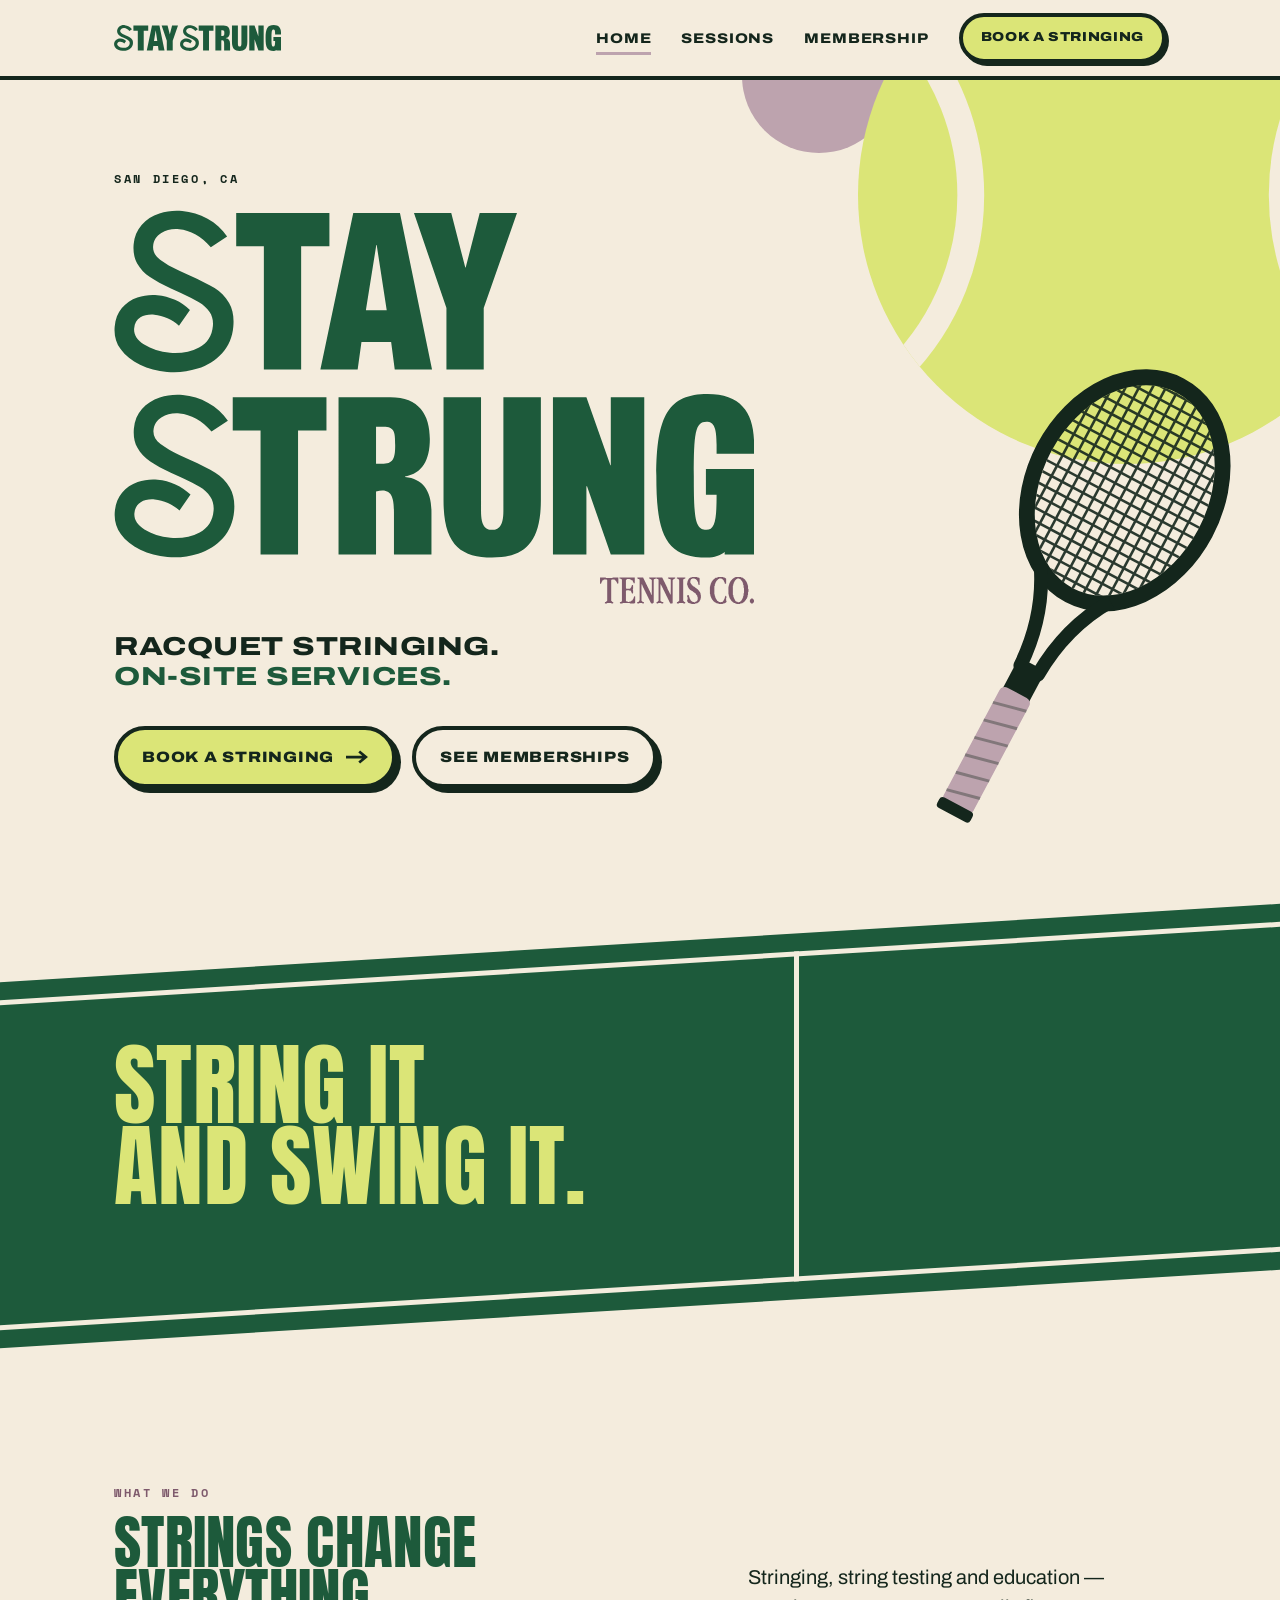
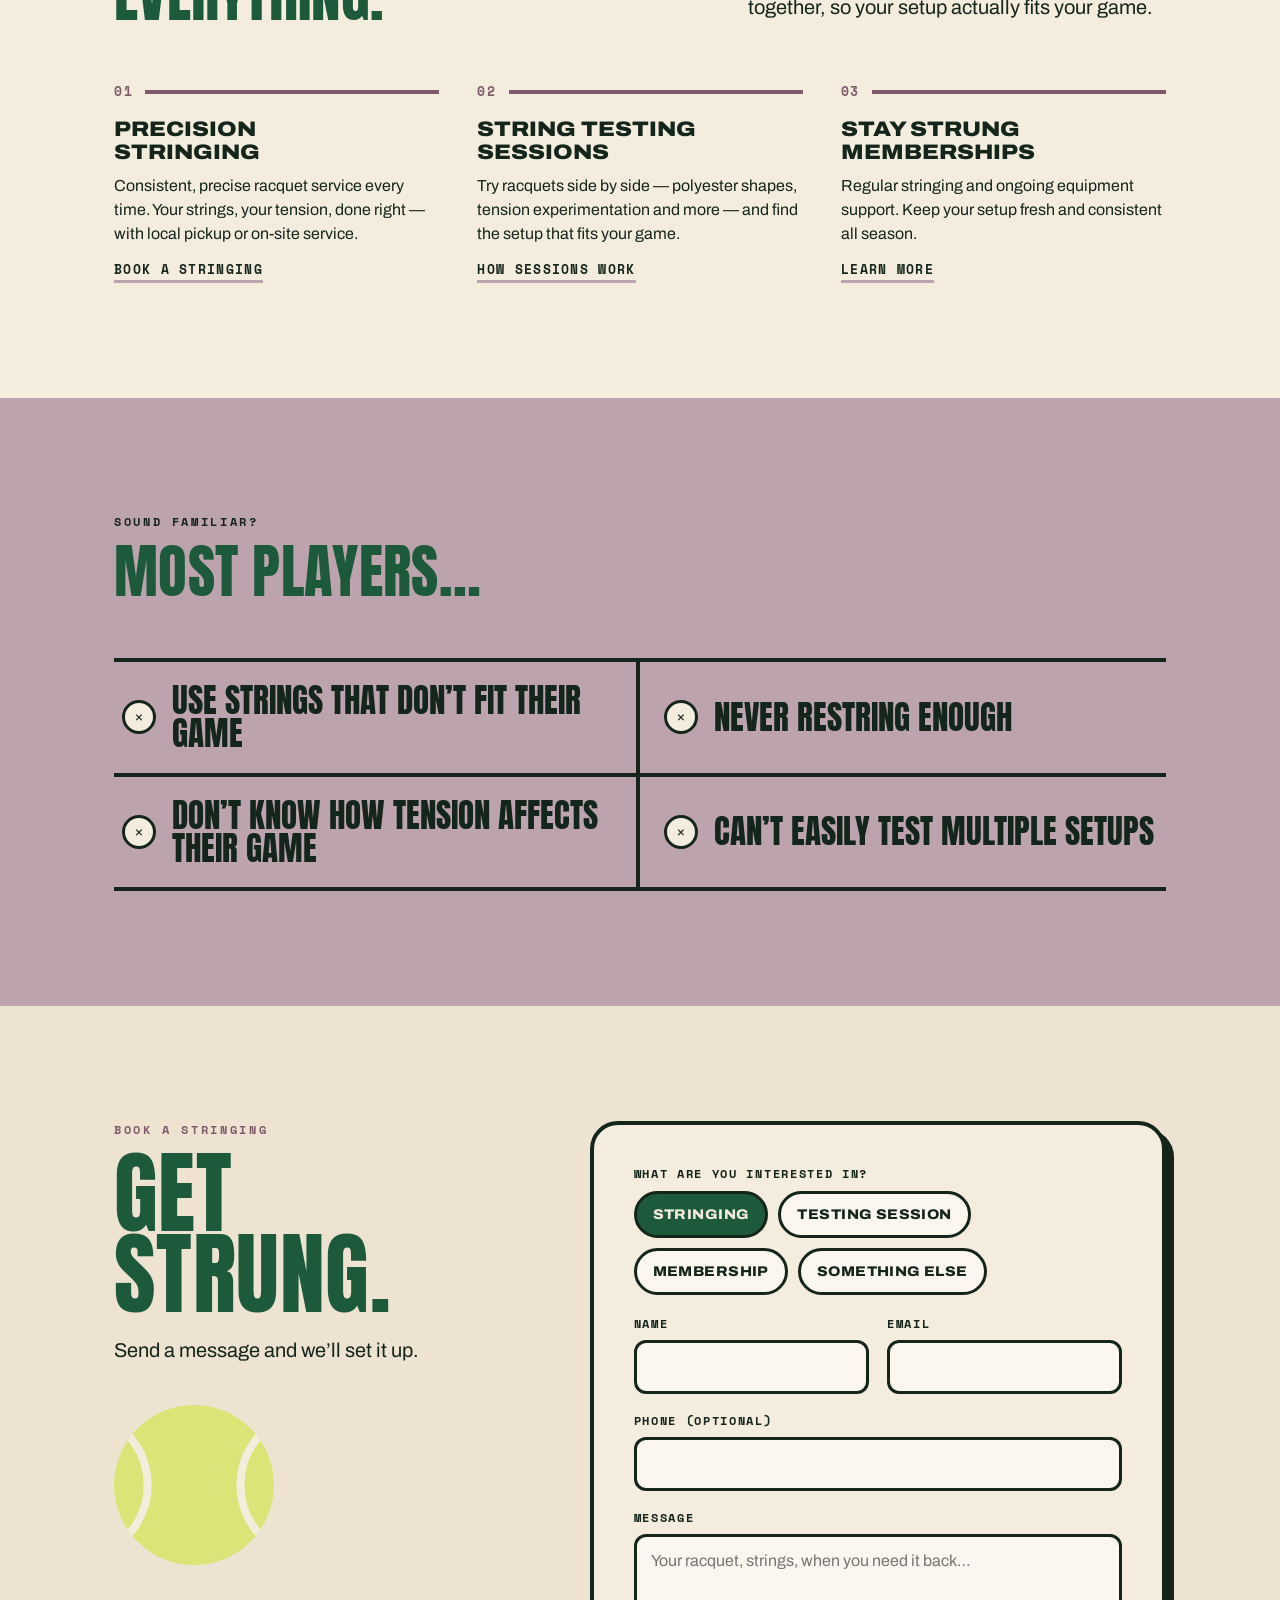
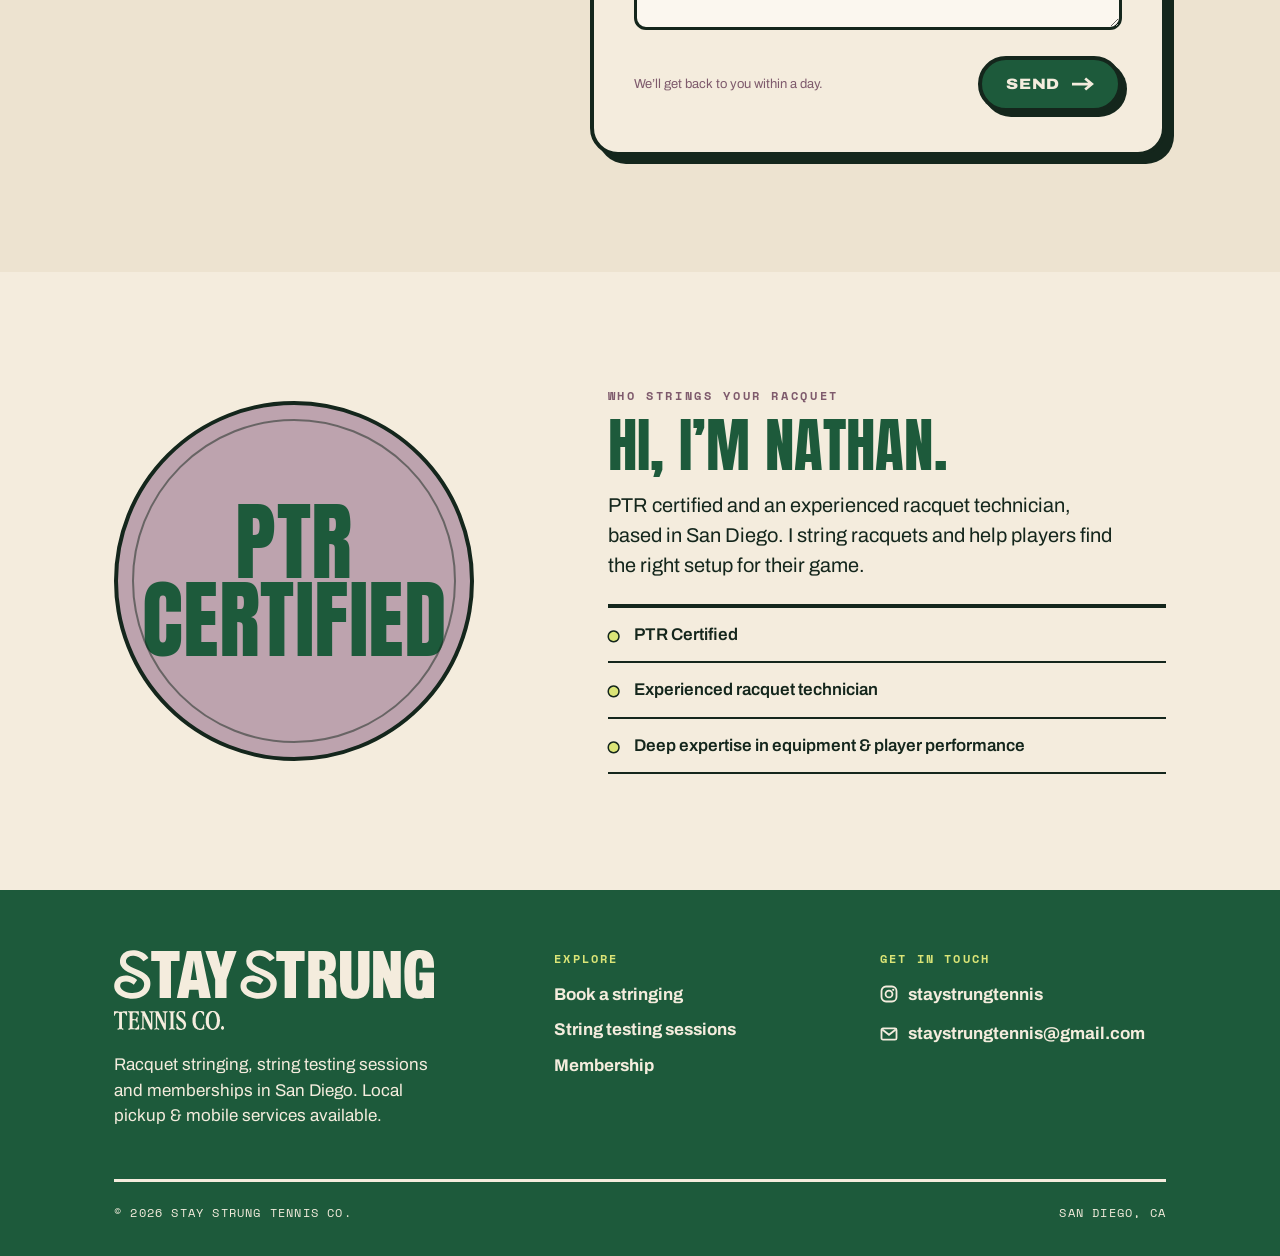
<file: docs/index.html>
<!doctype html>
<html lang="en">
<head>
<meta charset="utf-8">
<meta name="viewport" content="width=device-width, initial-scale=1">
<title>Stay Strung Tennis Co. — Racquet Stringing in San Diego</title>
<meta name="description" content="Precision racquet stringing and string testing sessions in San Diego. Local pickup & mobile services.">
<meta name="theme-color" content="#1D5A3B">
<meta property="og:title" content="Stay Strung Tennis Co. — Racquet Stringing in San Diego">
<meta property="og:description" content="Precision racquet stringing and string testing sessions in San Diego. Local pickup & mobile services.">
<link rel="icon" href="favicon.svg" type="image/svg+xml">
<link rel="preload" href="assets/fonts/anton-latin-400-normal.woff2" as="font" type="font/woff2" crossorigin>
<link rel="stylesheet" href="css/style.css">
</head>
<body>

<header class="nav">
  <div class="wrap">
    <a class="nav__logo" href="index.html" aria-label="Stay Strung home"><img src="assets/wordmark-green.svg" alt="Stay Strung"></a>
    <button class="nav__toggle" aria-label="Menu" aria-expanded="false"><span></span><span></span><span></span></button>
    <ul class="nav__links">
      <li><a href="index.html" aria-current="page">Home</a></li>
      <li><a href="sessions.html">Sessions</a></li>
      <li><a href="membership.html">Membership</a></li>
      <li><a class="btn" href="index.html#book">Book a stringing</a></li>
    </ul>
  </div>
</header>

<main>

<section class="hero">
  <div class="hero__half" aria-hidden="true"></div>
  <img class="hero__ball" src="assets/ball.svg" alt="" aria-hidden="true">
  <div class="wrap">
    <p class="eyebrow">San Diego, CA</p>
    <h1 class="hero__logo" style="margin-top:22px">
      <span class="sr-only">Stay Strung Tennis Co.</span>
      <img class="stay" src="assets/stay-green.svg" alt="">
      <img class="strung" src="assets/strung-green.svg" alt="">
      <img class="co" src="assets/tennisco-mauve.svg" alt="">
    </h1>
    <p class="hero__sub wide">Racquet stringing.<br><span class="c-green">On-site services.</span></p>
    <div class="hero__ctas">
      <a class="btn" href="#book">Book a stringing <svg viewBox="0 0 40 24" aria-hidden="true"><path d="M0 12H34M24 2L36 12L24 22" fill="none" stroke="currentColor" stroke-width="5"/></svg></a>
      <a class="btn btn--ghost" href="membership.html">See memberships</a>
    </div>
  </div>
  <img class="hero__racquet" src="assets/racquet.svg" alt="" aria-hidden="true">
</section>

<div class="band">
  <div class="band__center" aria-hidden="true"></div>
  <div class="band__inner">
    <div class="wrap">
      <h2 class="display h-lg">String it<br>and swing it.</h2>
    </div>
  </div>
</div>

<section class="section">
  <div class="wrap">
    <div class="section__head">
      <div>
        <p class="eyebrow">What we do</p>
        <h2 class="display h-md c-green">Strings change<br>everything.</h2>
      </div>
      <p class="lede">Stringing, string testing and education &mdash; together, so your setup actually fits your game.</p>
    </div>
    <div class="grid3">
      <article class="item">
        <div class="rule-num">01</div>
        <h3>Precision<br>Stringing</h3>
        <p>Consistent, precise racquet service every time. Your strings, your tension, done right &mdash; with local pickup or on-site service.</p>
        <a class="more" href="#book">Book a stringing</a>
      </article>
      <article class="item">
        <div class="rule-num">02</div>
        <h3>String Testing<br>Sessions</h3>
        <p>Try racquets side by side &mdash; polyester shapes, tension experimentation and more &mdash; and find the setup that fits your game.</p>
        <a class="more" href="sessions.html">How sessions work</a>
      </article>
      <article class="item">
        <div class="rule-num">03</div>
        <h3>Stay Strung<br>Memberships</h3>
        <p>Regular stringing and ongoing equipment support. Keep your setup fresh and consistent all season.</p>
        <a class="more" href="membership.html">Learn more</a>
      </article>
    </div>
  </div>
</section>

<section class="section section--mauve">
  <div class="wrap">
    <div class="section__head">
      <div>
        <p class="eyebrow">Sound familiar?</p>
        <h2 class="display h-md c-green">Most players&hellip;</h2>
      </div>
    </div>
    <ul class="checklist">
      <li><span class="x">&times;</span>Use strings that don&rsquo;t fit their game</li>
      <li><span class="x">&times;</span>Never restring enough</li>
      <li><span class="x">&times;</span>Don&rsquo;t know how tension affects their game</li>
      <li><span class="x">&times;</span>Can&rsquo;t easily test multiple setups</li>
    </ul>
  </div>
</section>

<section class="section section--cream2" id="book">
  <div class="wrap book">
    <div class="book__intro">
      <p class="eyebrow c-mauve">Book a stringing</p>
      <h2 class="display h-lg c-green" style="margin-top:14px">Get<br>strung.</h2>
      <p class="lede">Send a message and we&rsquo;ll set it up.</p>
      <img class="book__ball" src="assets/ball.svg" alt="" aria-hidden="true">
    </div>

    <form class="form" id="booking-form" novalidate>
      <fieldset>
        <legend class="legend">What are you interested in?</legend>
        <div class="chips">
          <label class="chip"><input type="radio" name="service" value="stringing" checked><span>Stringing</span></label>
          <label class="chip"><input type="radio" name="service" value="session"><span>Testing session</span></label>
          <label class="chip"><input type="radio" name="service" value="membership"><span>Membership</span></label>
          <label class="chip"><input type="radio" name="service" value="other"><span>Something else</span></label>
        </div>
        <div class="row">
          <div class="field"><label for="f-name">Name</label><input id="f-name" name="name" autocomplete="name" required></div>
          <div class="field"><label for="f-email">Email</label><input id="f-email" name="email" type="email" autocomplete="email" required></div>
        </div>
        <div class="field"><label for="f-phone">Phone (optional)</label><input id="f-phone" name="phone" type="tel" autocomplete="tel"></div>
        <div class="field"><label for="f-notes">Message</label><textarea id="f-notes" name="notes" placeholder="Your racquet, strings, when you need it back&hellip;"></textarea></div>
        <input type="hidden" name="source" value="website">
        <input type="text" name="_gotcha" style="display:none" tabindex="-1" autocomplete="off">
      </fieldset>
      <div class="form__foot">
        <p class="form__note">We&rsquo;ll get back to you within a day.</p>
        <button class="btn btn--green" type="submit">Send <svg viewBox="0 0 40 24" aria-hidden="true"><path d="M0 12H34M24 2L36 12L24 22" fill="none" stroke="currentColor" stroke-width="5"/></svg></button>
      </div>
      <div class="form__done" role="status">
        <h3>Got it.<br>Talk soon.</h3>
        <p>We&rsquo;ll be in touch shortly. Questions? <a href="mailto:staystrungtennis@gmail.com">staystrungtennis@gmail.com</a></p>
      </div>
    </form>
  </div>
</section>

<section class="section">
  <div class="wrap about">
    <div class="badge">
      <div class="badge__txt">
        <div class="display">PTR<br>Certified</div>
      </div>
    </div>
    <div>
      <p class="eyebrow c-mauve">Who strings your racquet</p>
      <h2 class="display h-md c-green" style="margin-top:14px">Hi, I&rsquo;m Nathan.</h2>
      <p class="lede" style="margin-top:18px;max-width:46ch">PTR certified and an experienced racquet technician, based in San Diego. I string racquets and help players find the right setup for their game.</p>
      <ul class="creds">
        <li>PTR Certified</li>
        <li>Experienced racquet technician</li>
        <li>Deep expertise in equipment &amp; player performance</li>
      </ul>
    </div>
  </div>
</section>

</main>

<footer class="foot">
  <div class="wrap">
    <div class="foot__top">
      <div class="foot__logo">
        <img src="assets/wordmark-cream.svg" alt="Stay Strung">
        <img class="co" src="assets/tennisco-cream.svg" alt="Tennis Co.">
        <p style="margin-top:22px;max-width:34ch">Racquet stringing, string testing sessions and memberships in San Diego. Local pickup &amp; mobile services available.</p>
      </div>
      <div>
        <h4>Explore</h4>
        <ul>
          <li><a href="index.html#book">Book a stringing</a></li>
          <li><a href="sessions.html">String testing sessions</a></li>
          <li><a href="membership.html">Membership</a></li>
        </ul>
      </div>
      <div>
        <h4>Get in touch</h4>
        <ul>
          <li><a class="ico" href="https://instagram.com/staystrungtennis" target="_blank" rel="noopener"><svg viewBox="0 0 24 24" aria-hidden="true"><rect x="2" y="2" width="20" height="20" rx="6" fill="none" stroke="currentColor" stroke-width="2.4"/><circle cx="12" cy="12" r="4.6" fill="none" stroke="currentColor" stroke-width="2.4"/><circle cx="17.6" cy="6.4" r="1.5" fill="currentColor"/></svg> staystrungtennis</a></li>
          <li><a class="ico" href="mailto:staystrungtennis@gmail.com"><svg viewBox="0 0 24 24" aria-hidden="true"><rect x="2" y="4.5" width="20" height="15" rx="2" fill="none" stroke="currentColor" stroke-width="2.4"/><path d="M3 6l9 7 9-7" fill="none" stroke="currentColor" stroke-width="2.4"/></svg> staystrungtennis@gmail.com</a></li>
        </ul>
      </div>
    </div>
    <div class="foot__base"><span>&copy; <span id="yr">2026</span> Stay Strung Tennis Co.</span><span>San Diego, CA</span></div>
  </div>
</footer>

<script>document.getElementById('yr').textContent = new Date().getFullYear();</script>
<script src="js/main.js"></script>
</body>
</html>
</file>
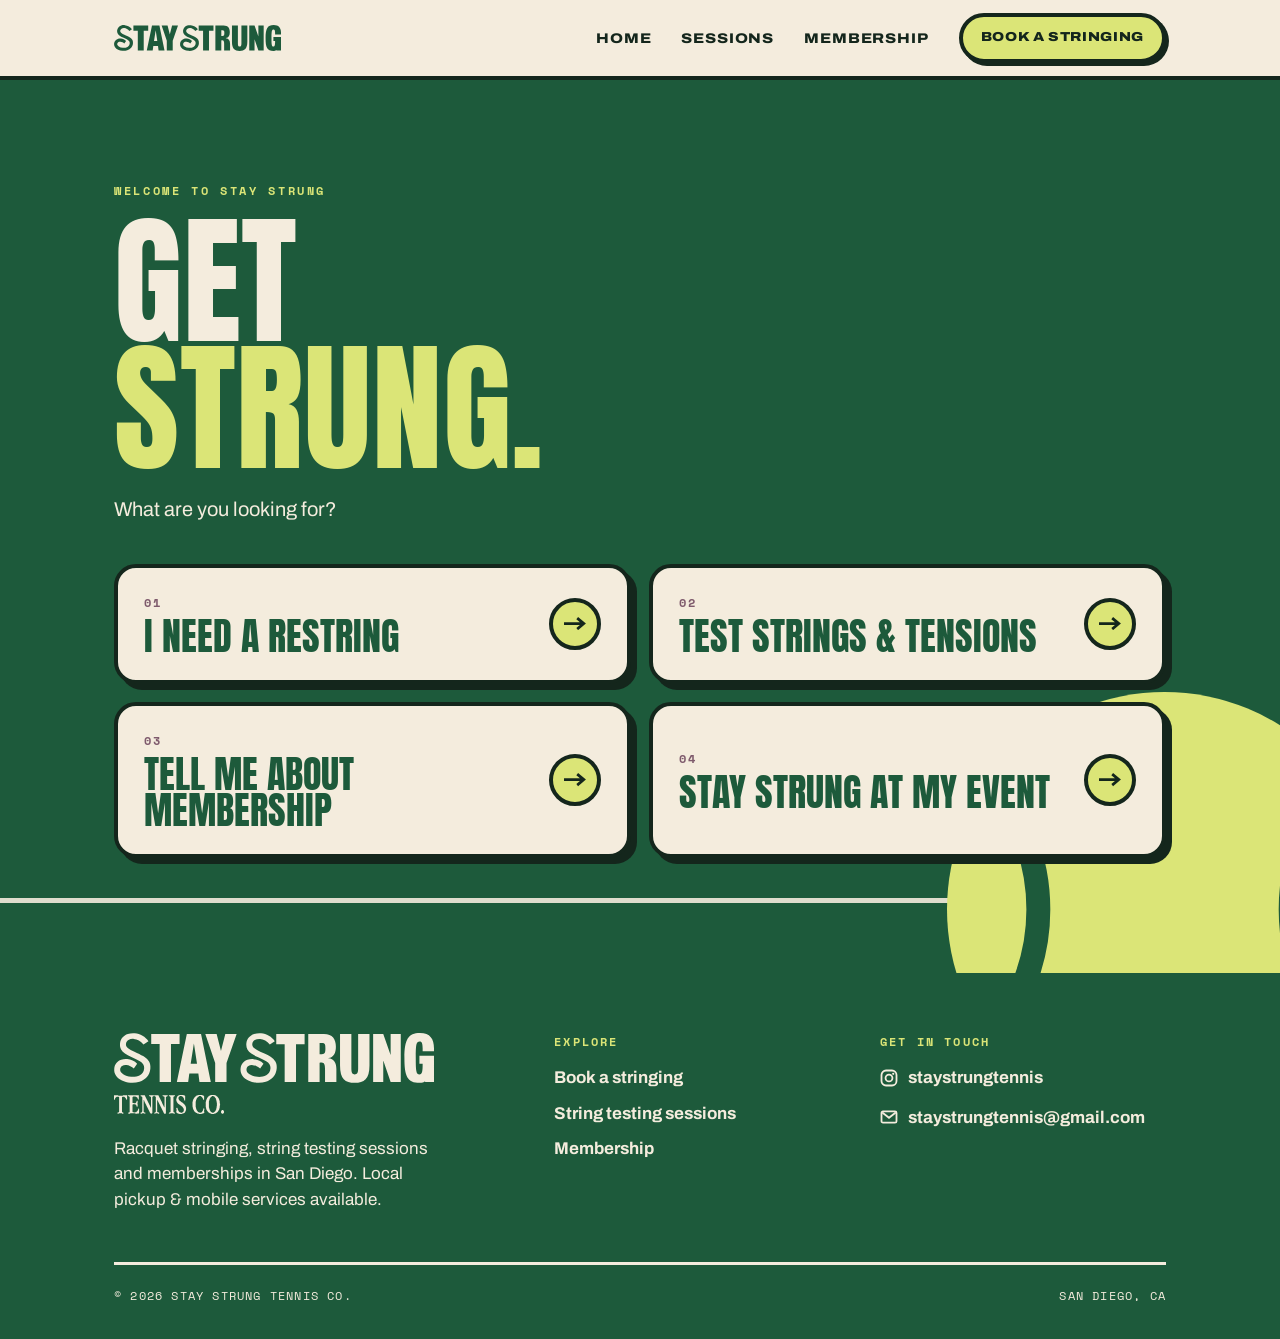
<file: docs/get-strung/index.html>
<!doctype html>
<html lang="en">
<head>
<meta charset="utf-8">
<meta name="viewport" content="width=device-width, initial-scale=1">
<title>Get Strung — Stay Strung Tennis Co.</title>
<meta name="description" content="Restrings, string testing sessions and memberships from Stay Strung in San Diego.">
<meta name="theme-color" content="#1D5A3B">
<meta property="og:title" content="Get Strung — Stay Strung Tennis Co.">
<meta property="og:description" content="Restrings, string testing sessions and memberships from Stay Strung in San Diego.">
<link rel="icon" href="../favicon.svg" type="image/svg+xml">
<link rel="preload" href="../assets/fonts/anton-latin-400-normal.woff2" as="font" type="font/woff2" crossorigin>
<link rel="stylesheet" href="../css/style.css">
</head>
<body>

<header class="nav">
  <div class="wrap">
    <a class="nav__logo" href="../index.html" aria-label="Stay Strung home"><img src="../assets/wordmark-green.svg" alt="Stay Strung"></a>
    <button class="nav__toggle" aria-label="Menu" aria-expanded="false"><span></span><span></span><span></span></button>
    <ul class="nav__links">
      <li><a href="../index.html">Home</a></li>
      <li><a href="../sessions.html">Sessions</a></li>
      <li><a href="../membership.html">Membership</a></li>
      <li><a class="btn" href="../index.html#book">Book a stringing</a></li>
    </ul>
  </div>
</header>

<main>

<section class="phero" style="min-height:calc(100vh - 80px)">
  <div class="phero__line" style="left:0;right:0;bottom:70px;height:5px" aria-hidden="true"></div>
  <img class="phero__ball" src="../assets/ball-on-green.svg" alt="" aria-hidden="true">
  <div class="wrap">
    <p class="eyebrow">Welcome to Stay Strung</p>
    <h1 class="display h-xl">Get<br><span class="c-lime">strung.</span></h1>
    <p class="lede">What are you looking for?</p>
    <div class="choose">
      <a href="../index.html?service=stringing#book"><div><div class="k">01</div><div class="t">I need a restring</div></div><span class="arr"><svg viewBox="0 0 40 24" aria-hidden="true"><path d="M0 12H34M24 2L36 12L24 22" fill="none" stroke="currentColor" stroke-width="5"/></svg></span></a>
      <a href="../sessions.html"><div><div class="k">02</div><div class="t">Test strings &amp; tensions</div></div><span class="arr"><svg viewBox="0 0 40 24" aria-hidden="true"><path d="M0 12H34M24 2L36 12L24 22" fill="none" stroke="currentColor" stroke-width="5"/></svg></span></a>
      <a href="../membership.html"><div><div class="k">03</div><div class="t">Tell me about membership</div></div><span class="arr"><svg viewBox="0 0 40 24" aria-hidden="true"><path d="M0 12H34M24 2L36 12L24 22" fill="none" stroke="currentColor" stroke-width="5"/></svg></span></a>
      <a href="../index.html?service=other#book"><div><div class="k">04</div><div class="t">Stay Strung at my event</div></div><span class="arr"><svg viewBox="0 0 40 24" aria-hidden="true"><path d="M0 12H34M24 2L36 12L24 22" fill="none" stroke="currentColor" stroke-width="5"/></svg></span></a>
    </div>
  </div>
</section>

</main>

<footer class="foot">
  <div class="wrap">
    <div class="foot__top">
      <div class="foot__logo">
        <img src="../assets/wordmark-cream.svg" alt="Stay Strung">
        <img class="co" src="../assets/tennisco-cream.svg" alt="Tennis Co.">
        <p style="margin-top:22px;max-width:34ch">Racquet stringing, string testing sessions and memberships in San Diego. Local pickup &amp; mobile services available.</p>
      </div>
      <div>
        <h4>Explore</h4>
        <ul>
          <li><a href="../index.html#book">Book a stringing</a></li>
          <li><a href="../sessions.html">String testing sessions</a></li>
          <li><a href="../membership.html">Membership</a></li>
        </ul>
      </div>
      <div>
        <h4>Get in touch</h4>
        <ul>
          <li><a class="ico" href="https://instagram.com/staystrungtennis" target="_blank" rel="noopener"><svg viewBox="0 0 24 24" aria-hidden="true"><rect x="2" y="2" width="20" height="20" rx="6" fill="none" stroke="currentColor" stroke-width="2.4"/><circle cx="12" cy="12" r="4.6" fill="none" stroke="currentColor" stroke-width="2.4"/><circle cx="17.6" cy="6.4" r="1.5" fill="currentColor"/></svg> staystrungtennis</a></li>
          <li><a class="ico" href="mailto:staystrungtennis@gmail.com"><svg viewBox="0 0 24 24" aria-hidden="true"><rect x="2" y="4.5" width="20" height="15" rx="2" fill="none" stroke="currentColor" stroke-width="2.4"/><path d="M3 6l9 7 9-7" fill="none" stroke="currentColor" stroke-width="2.4"/></svg> staystrungtennis@gmail.com</a></li>
        </ul>
      </div>
    </div>
    <div class="foot__base"><span>&copy; <span id="yr">2026</span> Stay Strung Tennis Co.</span><span>San Diego, CA</span></div>
  </div>
</footer>

<script>document.getElementById('yr').textContent = new Date().getFullYear();</script>
<script src="../js/main.js"></script>
</body>
</html>
</file>
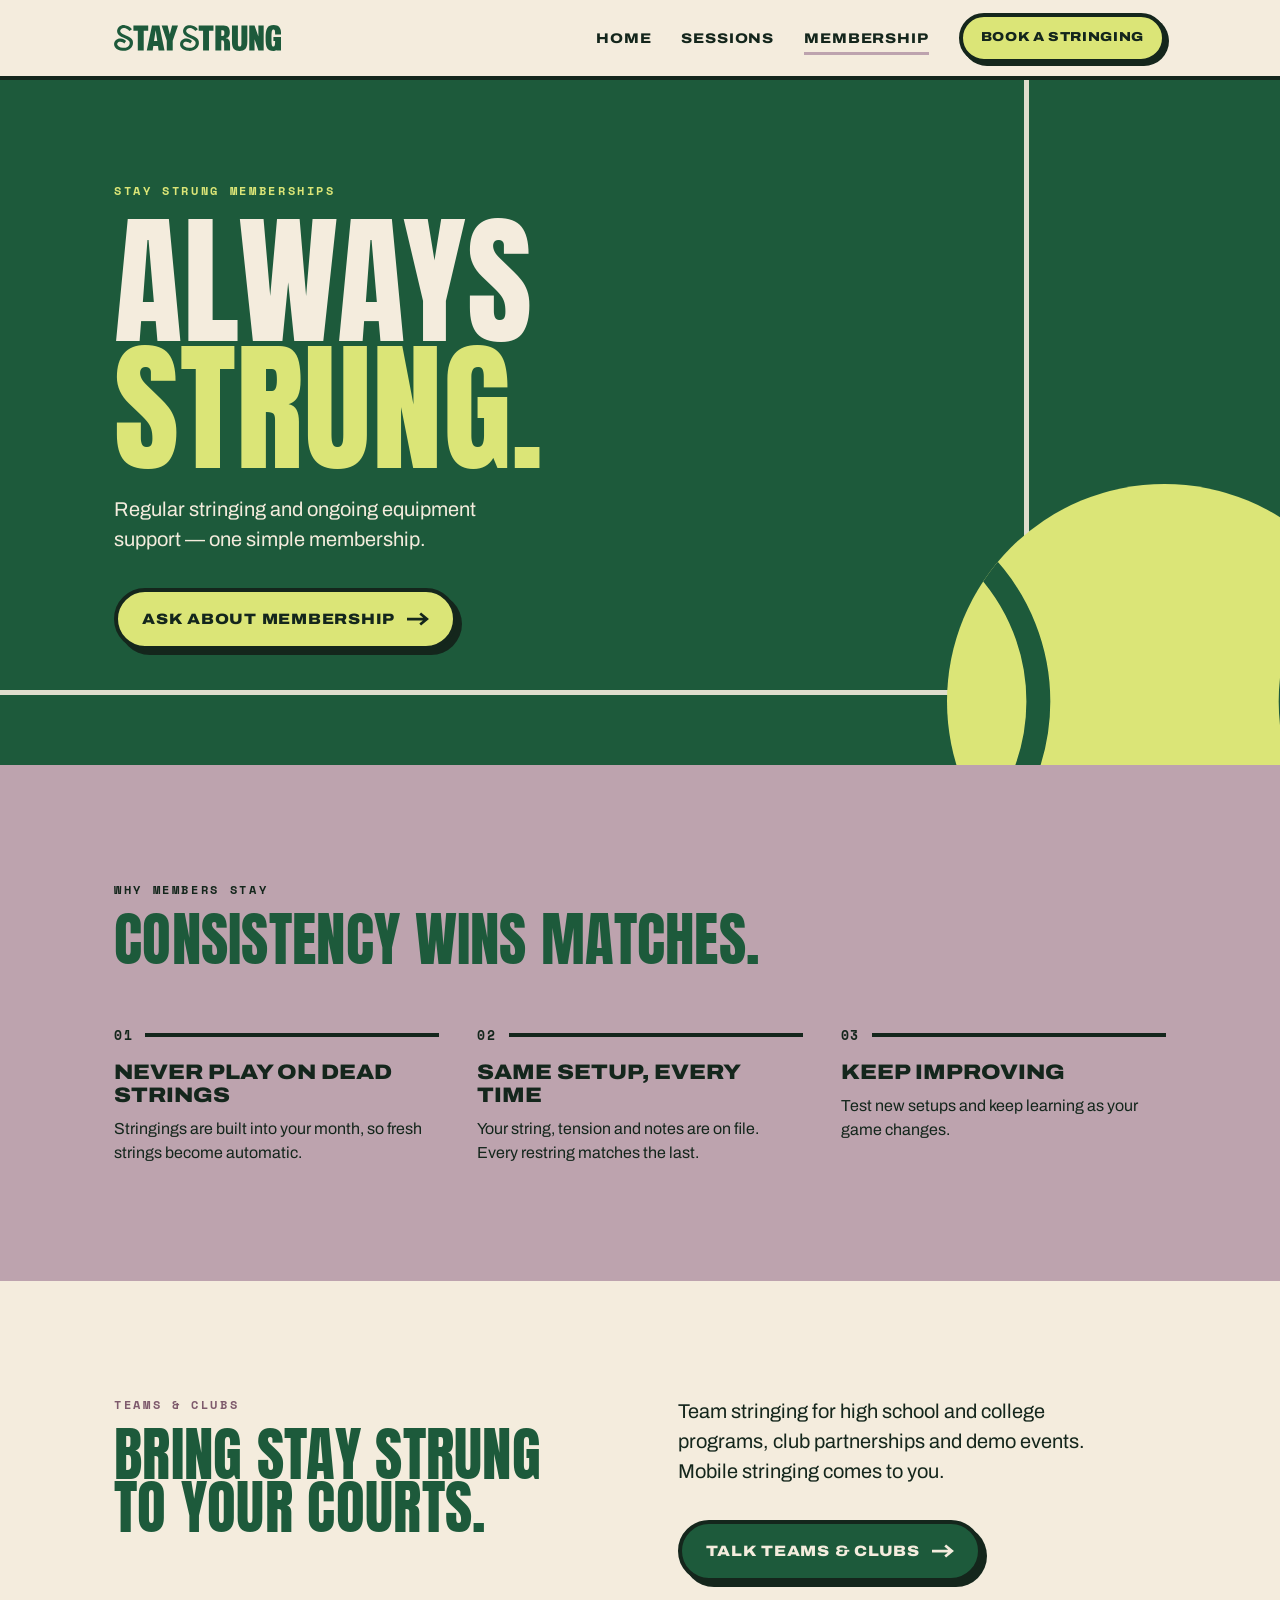
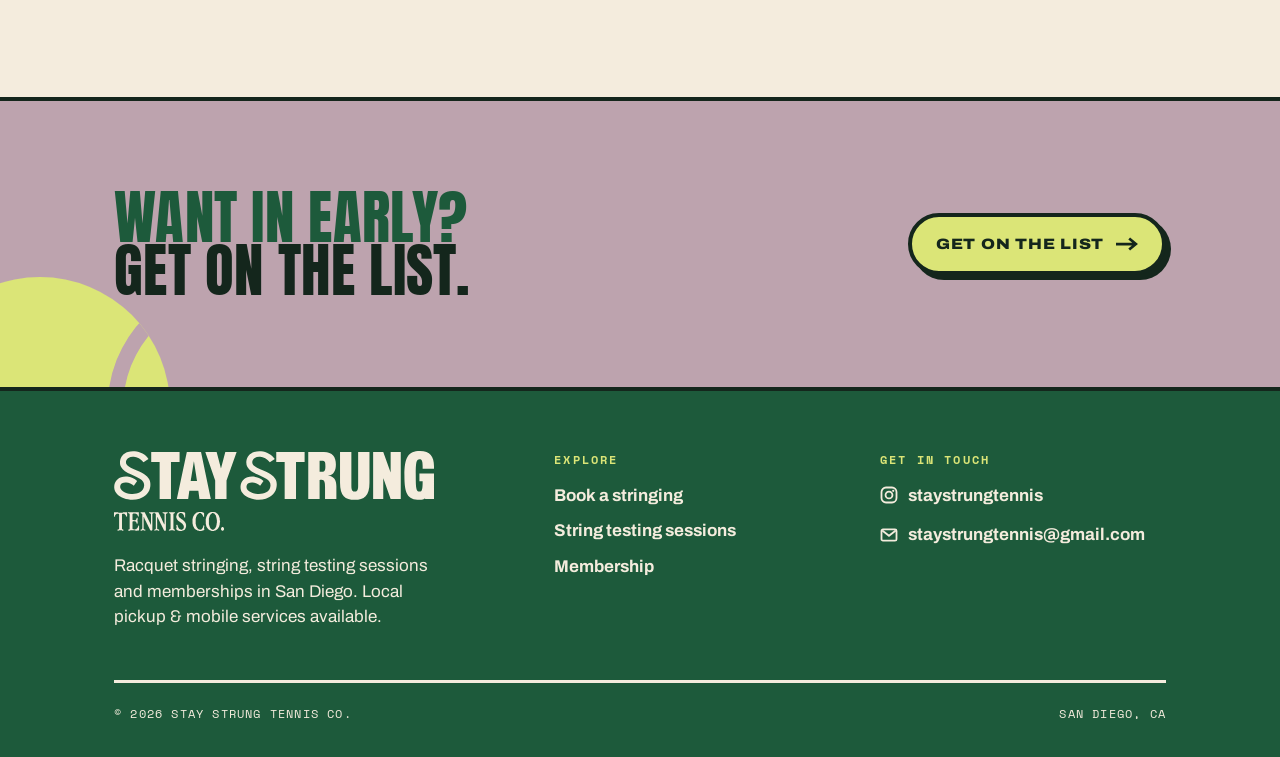
<file: docs/membership.html>
<!doctype html>
<html lang="en">
<head>
<meta charset="utf-8">
<meta name="viewport" content="width=device-width, initial-scale=1">
<title>Membership — Stay Strung Tennis Co.</title>
<meta name="description" content="Stay Strung memberships: regular stringing and ongoing equipment support in San Diego.">
<meta name="theme-color" content="#1D5A3B">
<meta property="og:title" content="Membership — Stay Strung Tennis Co.">
<meta property="og:description" content="Stay Strung memberships: regular stringing and ongoing equipment support in San Diego.">
<link rel="icon" href="favicon.svg" type="image/svg+xml">
<link rel="preload" href="assets/fonts/anton-latin-400-normal.woff2" as="font" type="font/woff2" crossorigin>
<link rel="stylesheet" href="css/style.css">
</head>
<body>

<header class="nav">
  <div class="wrap">
    <a class="nav__logo" href="index.html" aria-label="Stay Strung home"><img src="assets/wordmark-green.svg" alt="Stay Strung"></a>
    <button class="nav__toggle" aria-label="Menu" aria-expanded="false"><span></span><span></span><span></span></button>
    <ul class="nav__links">
      <li><a href="index.html">Home</a></li>
      <li><a href="sessions.html">Sessions</a></li>
      <li><a href="membership.html" aria-current="page">Membership</a></li>
      <li><a class="btn" href="index.html#book">Book a stringing</a></li>
    </ul>
  </div>
</header>

<main>

<section class="phero">
  <div class="phero__line" style="left:0;right:0;bottom:70px;height:5px" aria-hidden="true"></div>
  <div class="phero__line" style="left:80%;top:0;bottom:70px;width:5px" aria-hidden="true"></div>
  <img class="phero__ball" src="assets/ball-on-green.svg" alt="" aria-hidden="true">
  <div class="wrap">
    <p class="eyebrow">Stay Strung memberships</p>
    <h1 class="display h-xl">Always<br><span class="c-lime">strung.</span></h1>
    <p class="lede">Regular stringing and ongoing equipment support &mdash; one simple membership.</p>
    <div class="hero__ctas"><a class="btn" href="index.html?service=membership#book">Ask about membership <svg viewBox="0 0 40 24" aria-hidden="true"><path d="M0 12H34M24 2L36 12L24 22" fill="none" stroke="currentColor" stroke-width="5"/></svg></a></div>
  </div>
</section>

<section class="section section--mauve">
  <div class="wrap">
    <div class="section__head">
      <div>
        <p class="eyebrow">Why members stay</p>
        <h2 class="display h-md c-green">Consistency wins matches.</h2>
      </div>
    </div>
    <div class="grid3">
      <article class="item"><div class="rule-num" style="color:var(--ink)">01</div><h3>Never play on dead strings</h3><p>Stringings are built into your month, so fresh strings become automatic.</p></article>
      <article class="item"><div class="rule-num" style="color:var(--ink)">02</div><h3>Same setup, every time</h3><p>Your string, tension and notes are on file. Every restring matches the last.</p></article>
      <article class="item"><div class="rule-num" style="color:var(--ink)">03</div><h3>Keep improving</h3><p>Test new setups and keep learning as your game changes.</p></article>
    </div>
  </div>
</section>

<section class="section">
  <div class="wrap split">
    <div>
      <p class="eyebrow c-mauve">Teams &amp; clubs</p>
      <h2 class="display h-md c-green" style="margin-top:14px">Bring Stay Strung<br>to your courts.</h2>
    </div>
    <div>
      <p class="lede">Team stringing for high school and college programs, club partnerships and demo events. Mobile stringing comes to you.</p>
      <div class="hero__ctas"><a class="btn btn--green" href="index.html?service=other#book">Talk teams &amp; clubs <svg viewBox="0 0 40 24" aria-hidden="true"><path d="M0 12H34M24 2L36 12L24 22" fill="none" stroke="currentColor" stroke-width="5"/></svg></a></div>
    </div>
  </div>
</section>

<section class="cta">
  <img class="cta__ball" src="assets/ball-on-mauve.svg" alt="" aria-hidden="true">
  <div class="wrap">
    <h2 class="display h-md">Want in early?<br><span style="color:var(--ink)">Get on the list.</span></h2>
    <div class="hero__ctas" style="margin:0">
      <a class="btn" href="index.html?service=membership#book">Get on the list <svg viewBox="0 0 40 24" aria-hidden="true"><path d="M0 12H34M24 2L36 12L24 22" fill="none" stroke="currentColor" stroke-width="5"/></svg></a>
    </div>
  </div>
</section>

</main>

<footer class="foot">
  <div class="wrap">
    <div class="foot__top">
      <div class="foot__logo">
        <img src="assets/wordmark-cream.svg" alt="Stay Strung">
        <img class="co" src="assets/tennisco-cream.svg" alt="Tennis Co.">
        <p style="margin-top:22px;max-width:34ch">Racquet stringing, string testing sessions and memberships in San Diego. Local pickup &amp; mobile services available.</p>
      </div>
      <div>
        <h4>Explore</h4>
        <ul>
          <li><a href="index.html#book">Book a stringing</a></li>
          <li><a href="sessions.html">String testing sessions</a></li>
          <li><a href="membership.html">Membership</a></li>
        </ul>
      </div>
      <div>
        <h4>Get in touch</h4>
        <ul>
          <li><a class="ico" href="https://instagram.com/staystrungtennis" target="_blank" rel="noopener"><svg viewBox="0 0 24 24" aria-hidden="true"><rect x="2" y="2" width="20" height="20" rx="6" fill="none" stroke="currentColor" stroke-width="2.4"/><circle cx="12" cy="12" r="4.6" fill="none" stroke="currentColor" stroke-width="2.4"/><circle cx="17.6" cy="6.4" r="1.5" fill="currentColor"/></svg> staystrungtennis</a></li>
          <li><a class="ico" href="mailto:staystrungtennis@gmail.com"><svg viewBox="0 0 24 24" aria-hidden="true"><rect x="2" y="4.5" width="20" height="15" rx="2" fill="none" stroke="currentColor" stroke-width="2.4"/><path d="M3 6l9 7 9-7" fill="none" stroke="currentColor" stroke-width="2.4"/></svg> staystrungtennis@gmail.com</a></li>
        </ul>
      </div>
    </div>
    <div class="foot__base"><span>&copy; <span id="yr">2026</span> Stay Strung Tennis Co.</span><span>San Diego, CA</span></div>
  </div>
</footer>

<script>document.getElementById('yr').textContent = new Date().getFullYear();</script>
<script src="js/main.js"></script>
</body>
</html>
</file>
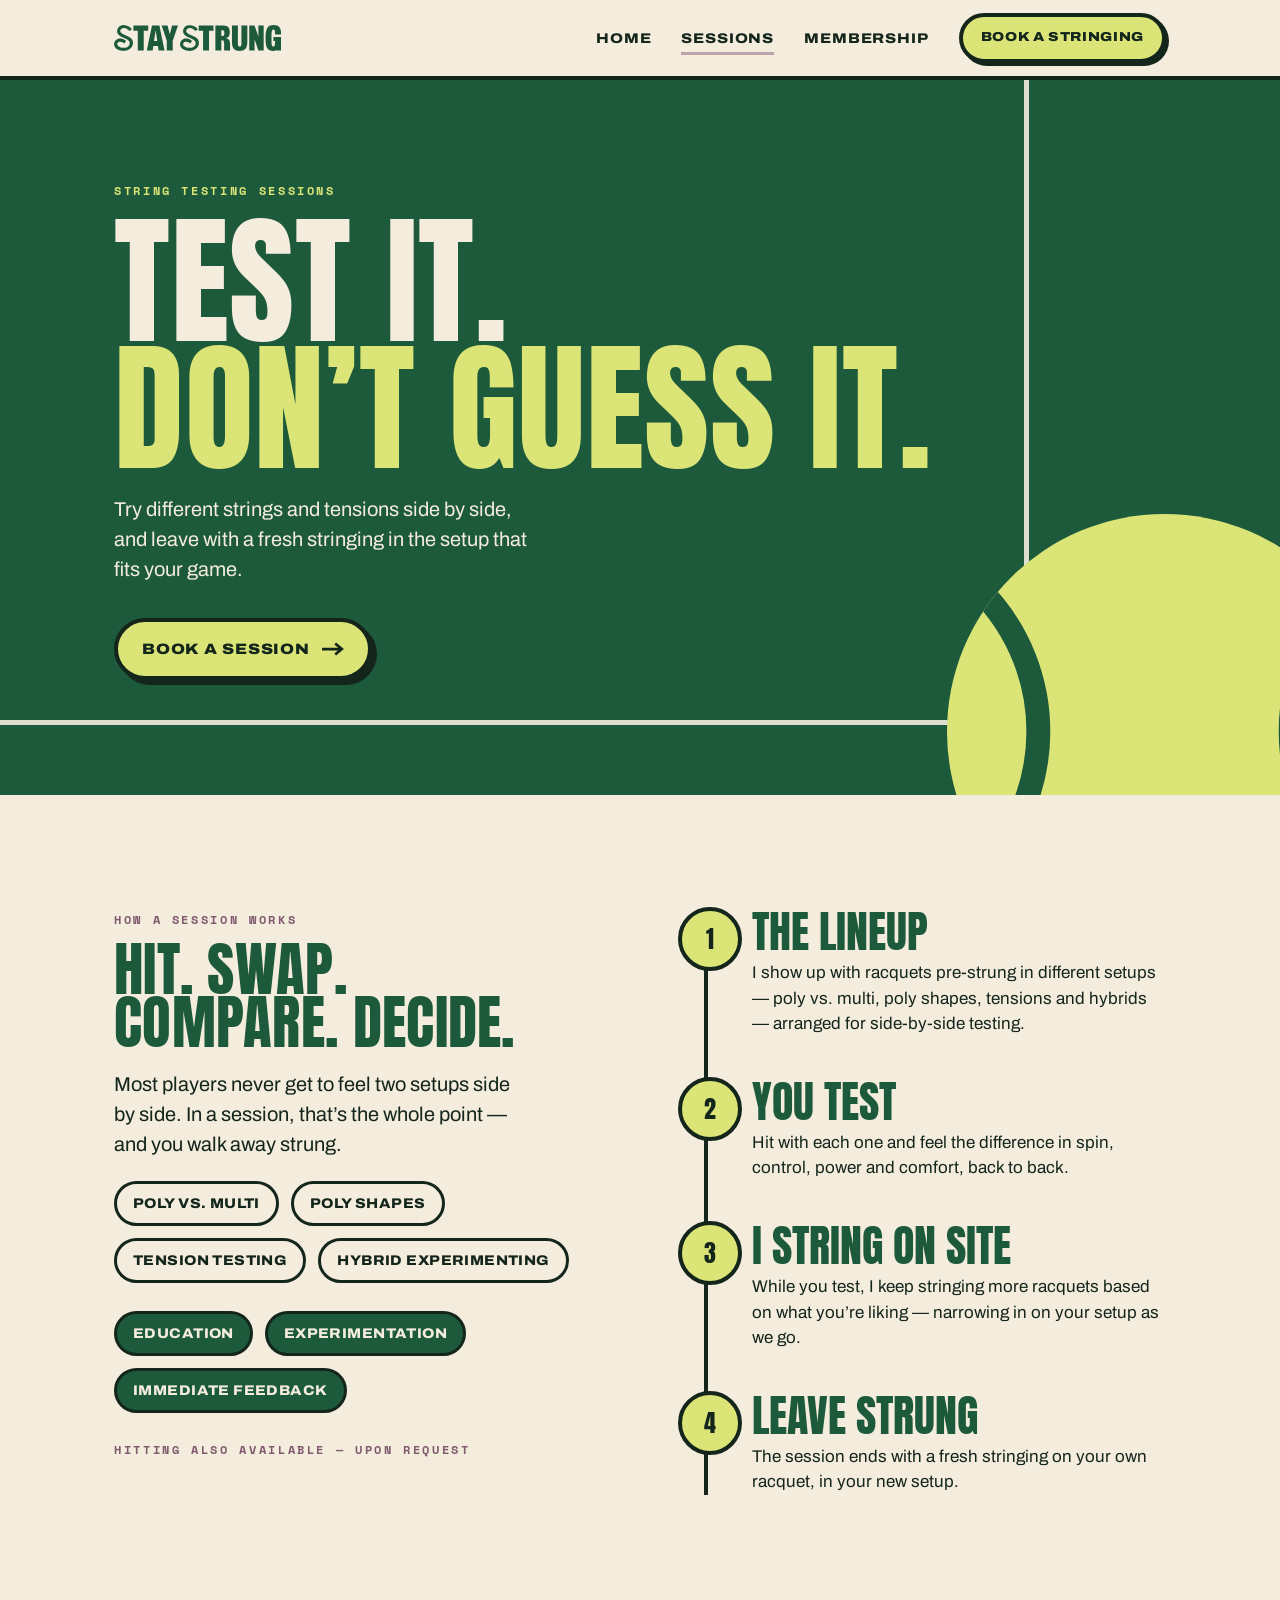
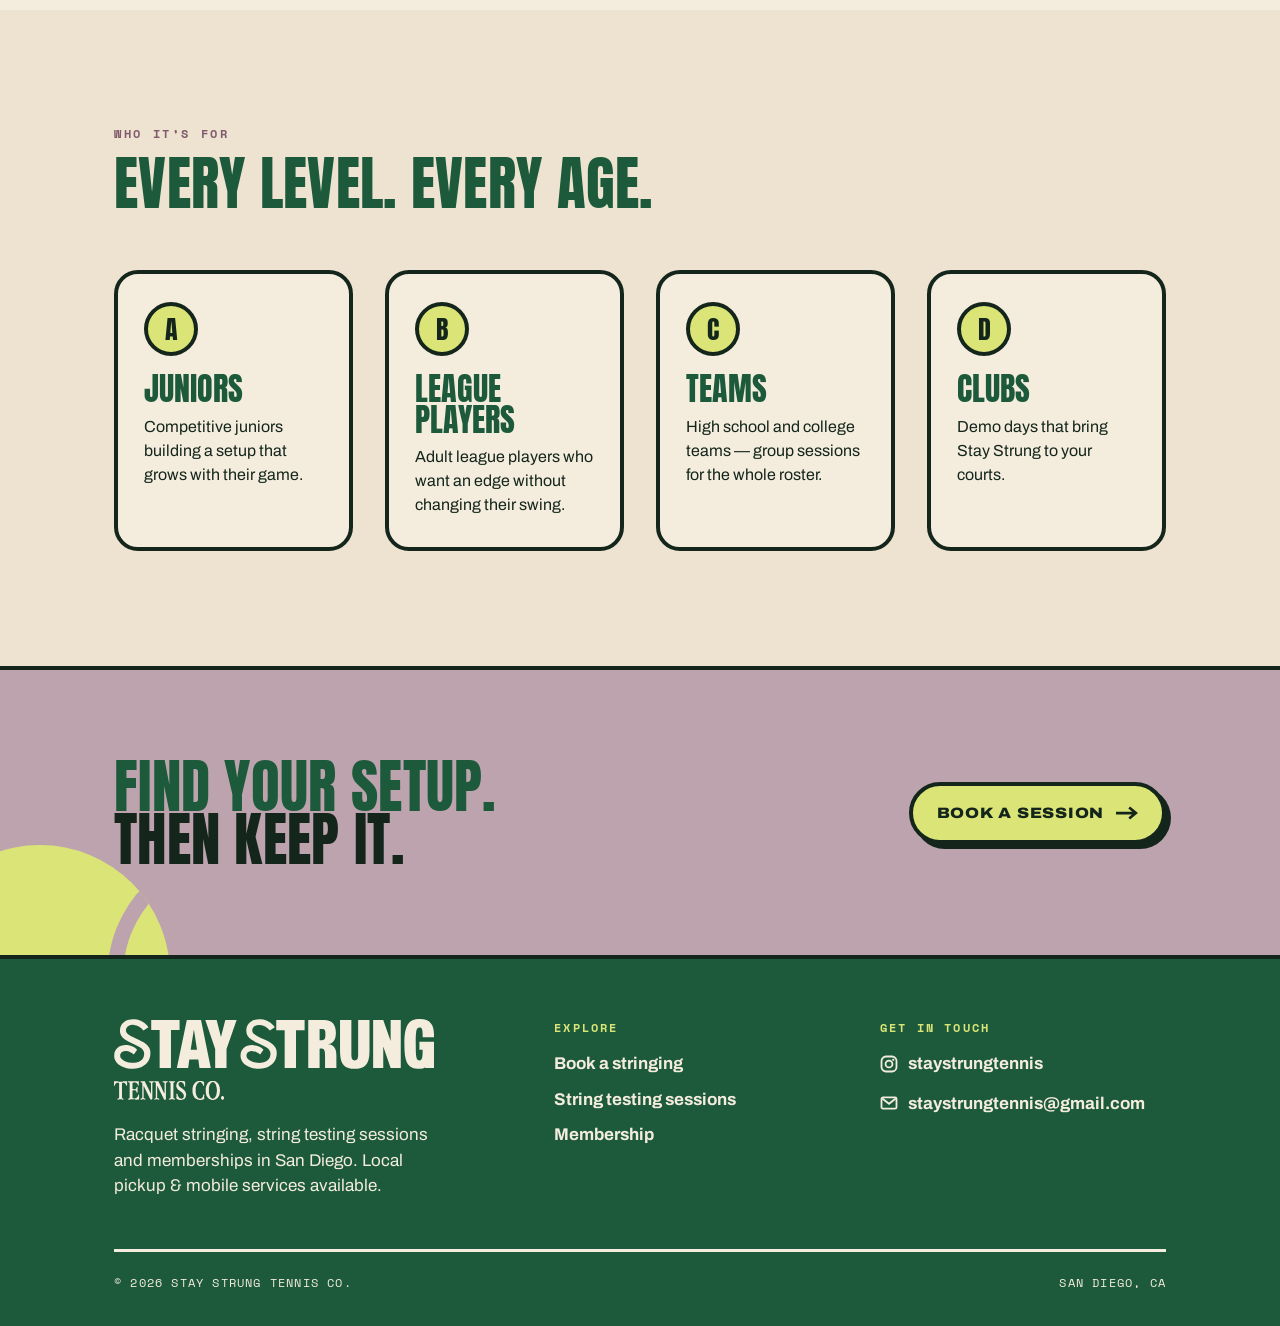
<file: docs/sessions.html>
<!doctype html>
<html lang="en">
<head>
<meta charset="utf-8">
<meta name="viewport" content="width=device-width, initial-scale=1">
<title>String Testing Sessions — Stay Strung Tennis Co.</title>
<meta name="description" content="Test strings and tensions side by side with pre-strung racquets, and leave with a fresh stringing. San Diego.">
<meta name="theme-color" content="#1D5A3B">
<meta property="og:title" content="String Testing Sessions — Stay Strung Tennis Co.">
<meta property="og:description" content="Test strings and tensions side by side with pre-strung racquets, and leave with a fresh stringing. San Diego.">
<link rel="icon" href="favicon.svg" type="image/svg+xml">
<link rel="preload" href="assets/fonts/anton-latin-400-normal.woff2" as="font" type="font/woff2" crossorigin>
<link rel="stylesheet" href="css/style.css">
</head>
<body>

<header class="nav">
  <div class="wrap">
    <a class="nav__logo" href="index.html" aria-label="Stay Strung home"><img src="assets/wordmark-green.svg" alt="Stay Strung"></a>
    <button class="nav__toggle" aria-label="Menu" aria-expanded="false"><span></span><span></span><span></span></button>
    <ul class="nav__links">
      <li><a href="index.html">Home</a></li>
      <li><a href="sessions.html" aria-current="page">Sessions</a></li>
      <li><a href="membership.html">Membership</a></li>
      <li><a class="btn" href="index.html#book">Book a stringing</a></li>
    </ul>
  </div>
</header>

<main>

<section class="phero">
  <div class="phero__line" style="left:0;right:0;bottom:70px;height:5px" aria-hidden="true"></div>
  <div class="phero__line" style="left:80%;top:0;bottom:70px;width:5px" aria-hidden="true"></div>
  <img class="phero__ball" src="assets/ball-on-green.svg" alt="" aria-hidden="true">
  <div class="wrap">
    <p class="eyebrow">String testing sessions</p>
    <h1 class="display h-xl">Test it.<br><span class="c-lime">Don&rsquo;t guess it.</span></h1>
    <p class="lede">Try different strings and tensions side by side, and leave with a fresh stringing in the setup that fits your game.</p>
    <div class="hero__ctas"><a class="btn" href="index.html?service=session#book">Book a session <svg viewBox="0 0 40 24" aria-hidden="true"><path d="M0 12H34M24 2L36 12L24 22" fill="none" stroke="currentColor" stroke-width="5"/></svg></a></div>
  </div>
</section>

<section class="section">
  <div class="wrap split">
    <div>
      <p class="eyebrow c-mauve">How a session works</p>
      <h2 class="display h-md c-green" style="margin-top:14px">Hit. Swap.<br>Compare. Decide.</h2>
      <p class="lede" style="margin-top:20px">Most players never get to feel two setups side by side. In a session, that&rsquo;s the whole point &mdash; and you walk away strung.</p>
      <div class="pill-list"><span>Poly vs. multi</span><span>Poly shapes</span><span>Tension testing</span><span>Hybrid experimenting</span></div>
      <div class="pill-list" style="margin-top:28px"><span style="background:var(--green);color:var(--cream)">Education</span><span style="background:var(--green);color:var(--cream)">Experimentation</span><span style="background:var(--green);color:var(--cream)">Immediate feedback</span></div>
      <p class="eyebrow c-mauve" style="margin-top:28px">Hitting also available &mdash; upon request</p>
    </div>
    <ol class="flow">
      <li data-n="1"><h3>The lineup</h3><p>I show up with racquets pre-strung in different setups &mdash; poly vs. multi, poly shapes, tensions and hybrids &mdash; arranged for side-by-side testing.</p></li>
      <li data-n="2"><h3>You test</h3><p>Hit with each one and feel the difference in spin, control, power and comfort, back to back.</p></li>
      <li data-n="3"><h3>I string on site</h3><p>While you test, I keep stringing more racquets based on what you&rsquo;re liking &mdash; narrowing in on your setup as we go.</p></li>
      <li data-n="4"><h3>Leave strung</h3><p>The session ends with a fresh stringing on your own racquet, in your new setup.</p></li>
    </ol>
  </div>
</section>

<section class="section section--cream2">
  <div class="wrap">
    <div class="section__head">
      <div>
        <p class="eyebrow c-mauve">Who it&rsquo;s for</p>
        <h2 class="display h-md c-green">Every level. Every age.</h2>
      </div>
    </div>
    <div class="grid4">
      <div class="step"><div class="step__n">A</div><h3>Juniors</h3><p>Competitive juniors building a setup that grows with their game.</p></div>
      <div class="step"><div class="step__n">B</div><h3>League players</h3><p>Adult league players who want an edge without changing their swing.</p></div>
      <div class="step"><div class="step__n">C</div><h3>Teams</h3><p>High school and college teams &mdash; group sessions for the whole roster.</p></div>
      <div class="step"><div class="step__n">D</div><h3>Clubs</h3><p>Demo days that bring Stay Strung to your courts.</p></div>
    </div>
  </div>
</section>

<section class="cta">
  <img class="cta__ball" src="assets/ball-on-mauve.svg" alt="" aria-hidden="true">
  <div class="wrap">
    <h2 class="display h-md">Find your setup.<br><span style="color:var(--ink)">Then keep it.</span></h2>
    <div class="hero__ctas" style="margin:0">
      <a class="btn" href="index.html?service=session#book">Book a session <svg viewBox="0 0 40 24" aria-hidden="true"><path d="M0 12H34M24 2L36 12L24 22" fill="none" stroke="currentColor" stroke-width="5"/></svg></a>
    </div>
  </div>
</section>

</main>

<footer class="foot">
  <div class="wrap">
    <div class="foot__top">
      <div class="foot__logo">
        <img src="assets/wordmark-cream.svg" alt="Stay Strung">
        <img class="co" src="assets/tennisco-cream.svg" alt="Tennis Co.">
        <p style="margin-top:22px;max-width:34ch">Racquet stringing, string testing sessions and memberships in San Diego. Local pickup &amp; mobile services available.</p>
      </div>
      <div>
        <h4>Explore</h4>
        <ul>
          <li><a href="index.html#book">Book a stringing</a></li>
          <li><a href="sessions.html">String testing sessions</a></li>
          <li><a href="membership.html">Membership</a></li>
        </ul>
      </div>
      <div>
        <h4>Get in touch</h4>
        <ul>
          <li><a class="ico" href="https://instagram.com/staystrungtennis" target="_blank" rel="noopener"><svg viewBox="0 0 24 24" aria-hidden="true"><rect x="2" y="2" width="20" height="20" rx="6" fill="none" stroke="currentColor" stroke-width="2.4"/><circle cx="12" cy="12" r="4.6" fill="none" stroke="currentColor" stroke-width="2.4"/><circle cx="17.6" cy="6.4" r="1.5" fill="currentColor"/></svg> staystrungtennis</a></li>
          <li><a class="ico" href="mailto:staystrungtennis@gmail.com"><svg viewBox="0 0 24 24" aria-hidden="true"><rect x="2" y="4.5" width="20" height="15" rx="2" fill="none" stroke="currentColor" stroke-width="2.4"/><path d="M3 6l9 7 9-7" fill="none" stroke="currentColor" stroke-width="2.4"/></svg> staystrungtennis@gmail.com</a></li>
        </ul>
      </div>
    </div>
    <div class="foot__base"><span>&copy; <span id="yr">2026</span> Stay Strung Tennis Co.</span><span>San Diego, CA</span></div>
  </div>
</footer>

<script>document.getElementById('yr').textContent = new Date().getFullYear();</script>
<script src="js/main.js"></script>
</body>
</html>
</file>
<file: docs/css/style.css>
/* ==========================================================
   STAY STRUNG — site styles
   1993 tennis club meets modern performance lab.
   ========================================================== */

@font-face { font-family: 'Anton'; src: url('../assets/fonts/anton-latin-400-normal.woff2') format('woff2'); font-display: swap; }
@font-face { font-family: 'Archivo'; src: url('../assets/fonts/archivo-latin-standard-normal.woff2') format('woff2');
  font-weight: 100 900; font-stretch: 62% 125%; font-display: swap; }
@font-face { font-family: 'Space Mono'; src: url('../assets/fonts/space-mono-latin-700-normal.woff2') format('woff2'); font-weight: 700; font-display: swap; }
@font-face { font-family: 'Space Mono'; src: url('../assets/fonts/space-mono-latin-400-normal.woff2') format('woff2'); font-weight: 400; font-display: swap; }

:root {
  --cream: #F4ECDD;
  --cream-2: #EDE3D0;
  --green: #1D5A3B;
  --green-d: #133D28;
  --lime: #DBE577;
  --mauve: #BDA3AE;
  --mauve-d: #7E5A6C;
  --ink: #14261C;

  --display: 'Anton', Impact, 'Arial Narrow', sans-serif;
  --sans: 'Archivo', system-ui, -apple-system, 'Helvetica Neue', Arial, sans-serif;
  --mono: 'Space Mono', ui-monospace, Menlo, monospace;

  --gutter: clamp(20px, 5vw, 64px);
  --max: 1180px;
  --line: 4px;
}

* { box-sizing: border-box; margin: 0; padding: 0; }
html { scroll-behavior: smooth; }
body {
  background: var(--cream);
  color: var(--ink);
  font-family: var(--sans);
  font-size: 17px;
  line-height: 1.5;
  -webkit-font-smoothing: antialiased;
  overflow-x: hidden;
}
img { display: block; max-width: 100%; }
a { color: inherit; }

.wrap { width: 100%; max-width: var(--max); margin: 0 auto; padding: 0 var(--gutter); position: relative; }

/* ---------- type ---------- */
.display { font-family: var(--display); font-weight: 400; text-transform: uppercase; line-height: .9; letter-spacing: .005em; }
.eyebrow { font-family: var(--mono); font-weight: 700; font-size: 12px; letter-spacing: .22em; text-transform: uppercase; }
.wide { font-family: var(--sans); font-stretch: 125%; font-weight: 800; text-transform: uppercase; letter-spacing: .02em; }
.lede { font-size: clamp(17px, 1.6vw, 20px); max-width: 38ch; }
h1, h2, h3 { font-weight: 400; }
.h-xl { font-size: clamp(64px, 11vw, 150px); }
.h-lg { font-size: clamp(48px, 7vw, 96px); }
.h-md { font-size: clamp(36px, 4.6vw, 60px); }
.c-green { color: var(--green); }
.c-lime { color: var(--lime); }
.c-cream { color: var(--cream); }
.c-mauve { color: var(--mauve-d); }

/* ---------- buttons ---------- */
.btn {
  display: inline-flex; align-items: center; gap: 12px;
  font-family: var(--sans); font-stretch: 115%; font-weight: 850; font-size: 15px;
  text-transform: uppercase; letter-spacing: .05em; text-decoration: none;
  padding: 16px 24px; border: var(--line) solid var(--ink); border-radius: 999px;
  background: var(--lime); color: var(--ink); cursor: pointer;
  box-shadow: 5px 5px 0 var(--ink);
  transition: transform .12s ease, box-shadow .12s ease;
}
.btn:hover { transform: translate(-2px, -2px); box-shadow: 7px 7px 0 var(--ink); }
.btn:active { transform: translate(3px, 3px); box-shadow: 2px 2px 0 var(--ink); }
.btn--ghost { background: var(--cream); }
.btn--green { background: var(--green); color: var(--cream); }
.btn svg { width: 22px; height: 14px; }
.btn:focus-visible, a:focus-visible, input:focus-visible, select:focus-visible, textarea:focus-visible {
  outline: 3px solid var(--mauve-d); outline-offset: 3px;
}

/* ---------- nav ---------- */
.nav { position: sticky; top: 0; z-index: 50; background: var(--cream); border-bottom: var(--line) solid var(--ink); }
.nav .wrap { display: flex; align-items: center; justify-content: space-between; height: 76px; gap: 24px; }
.nav__logo img { height: 26px; width: auto; }
.nav__links { display: flex; align-items: center; gap: 30px; list-style: none; }
.nav__links a:not(.btn) {
  font-family: var(--sans); font-stretch: 115%; font-weight: 800; font-size: 14px;
  text-transform: uppercase; letter-spacing: .06em; text-decoration: none;
  padding: 6px 0; border-bottom: 3px solid transparent;
}
.nav__links a:not(.btn):hover, .nav__links a[aria-current="page"] { border-color: var(--mauve); }
.nav__links .btn { padding: 11px 18px; font-size: 13px; box-shadow: 3px 3px 0 var(--ink); }
.nav__toggle { display: none; background: none; border: var(--line) solid var(--ink); border-radius: 999px; width: 48px; height: 40px; cursor: pointer; }
.nav__toggle span { display: block; width: 20px; height: 3px; background: var(--ink); margin: 4px auto; }

@media (max-width: 820px) {
  .nav__toggle { display: block; }
  .nav__links {
    position: absolute; top: 76px; left: 0; right: 0; flex-direction: column; align-items: flex-start; gap: 0;
    background: var(--cream); border-bottom: var(--line) solid var(--ink); padding: 8px var(--gutter) 24px;
    display: none;
  }
  .nav__links.open { display: flex; }
  .nav__links li { width: 100%; }
  .nav__links a:not(.btn) { display: block; padding: 14px 0; font-size: 18px; border-bottom: 2px solid var(--cream-2); }
  .nav__links .btn { margin-top: 16px; }
}

/* ---------- hero ---------- */
.hero { position: relative; overflow: hidden; padding: clamp(40px, 7vw, 90px) 0 clamp(60px, 9vw, 120px); }
.hero__ball { position: absolute; width: clamp(280px, 42vw, 560px); right: clamp(-200px, -9vw, -60px); top: clamp(-220px, -12vw, -90px); z-index: 0; }
.hero__half { position: absolute; width: clamp(100px, 12vw, 170px); aspect-ratio: 2 / 1; background: var(--mauve);
  border-radius: 0 0 999px 999px; top: -4px; right: clamp(180px, 30vw, 440px); z-index: 0; }
.hero .wrap { z-index: 1; }
.hero__logo { width: min(640px, 100%); }
.hero__logo .stay { width: 63%; }
.hero__logo .strung { width: 100%; margin-top: 3.2%; }
.hero__logo .co { width: 24%; margin: 3% 0 0 auto; }
.hero__sub { margin-top: 28px; font-size: clamp(18px, 2.2vw, 26px); line-height: 1.15; }
.hero__ctas { display: flex; flex-wrap: wrap; gap: 16px; margin-top: 34px; }
.hero__racquet { position: absolute; width: clamp(140px, 17vw, 230px); right: clamp(10px, 8vw, 120px); bottom: clamp(24px, 4vw, 60px); transform: rotate(28deg); z-index: 2; }
@media (max-width: 700px) { .hero__racquet { display: none; } }

/* page hero (inner pages) */
.phero { position: relative; overflow: hidden; background: var(--green); color: var(--cream); padding: clamp(56px, 8vw, 110px) 0 clamp(70px, 9vw, 130px); }
.phero .eyebrow { color: var(--lime); }
.phero h1 { margin-top: 18px; }
.phero .lede { margin-top: 22px; color: var(--cream); }
.phero__ball { position: absolute; width: clamp(240px, 34vw, 460px); right: clamp(-160px, -8vw, -40px); bottom: clamp(-200px, -12vw, -80px); }
.phero__line { position: absolute; background: var(--cream); opacity: .9; }
.phero .wrap { z-index: 1; }
.phero__line { z-index: 0; }

/* ---------- court band ---------- */
.band { position: relative; background: var(--green); transform: skewY(-3.5deg); margin: 40px 0 60px; }
.band__inner { transform: skewY(3.5deg); padding: clamp(60px, 8vw, 110px) 0; }
.band::before, .band::after { content: ''; position: absolute; left: 0; right: 0; height: 5px; background: var(--cream); }
.band::before { top: 18px; } .band::after { bottom: 18px; }
.band__center { position: absolute; top: 18px; bottom: 18px; width: 5px; background: var(--cream); left: 62%; }
.band h2 { color: var(--lime); }
@media (max-width: 700px) { .band__center { display: none; } }

/* ---------- sections ---------- */
.section { padding: clamp(60px, 9vw, 120px) 0; position: relative; }
.section--mauve { background: var(--mauve); }
.section--green { background: var(--green); color: var(--cream); }
.section--cream2 { background: var(--cream-2); }
.section__head { display: flex; flex-wrap: wrap; justify-content: space-between; align-items: end; gap: 24px; margin-bottom: clamp(36px, 5vw, 60px); }
.section__head .eyebrow { color: var(--mauve-d); margin-bottom: 14px; }
.section--green .section__head .eyebrow { color: var(--lime); }
.section--mauve .section__head .eyebrow { color: var(--ink); }

.rule-num { display: flex; align-items: center; gap: 12px; font-family: var(--mono); font-weight: 700; font-size: 13px; letter-spacing: .12em; color: var(--mauve-d); margin-bottom: 16px; }
.rule-num::after { content: ''; flex: 1; height: var(--line); background: currentColor; opacity: 1; }
.section--green .rule-num { color: var(--lime); }

/* three-up */
.grid3 { display: grid; grid-template-columns: repeat(3, 1fr); gap: clamp(24px, 3vw, 44px); }
.grid4 { display: grid; grid-template-columns: repeat(4, 1fr); gap: clamp(20px, 2.5vw, 32px); }
@media (max-width: 900px) { .grid3, .grid4 { grid-template-columns: 1fr 1fr; } }
@media (max-width: 620px) { .grid3, .grid4 { grid-template-columns: 1fr; } }

.item h3 { font-family: var(--sans); font-stretch: 115%; font-weight: 850; font-size: 21px; line-height: 1.1; text-transform: uppercase; }
.item p { margin-top: 10px; font-size: 16px; }
.item .more { display: inline-block; margin-top: 14px; font-family: var(--mono); font-weight: 700; font-size: 13px; letter-spacing: .1em; text-transform: uppercase; text-decoration: none; border-bottom: 3px solid var(--mauve); }
.item .more:hover { border-color: var(--green); }

/* problem list */
.checklist { list-style: none; display: grid; grid-template-columns: 1fr 1fr; gap: 0; border-top: var(--line) solid var(--ink); }
.checklist li { display: flex; gap: 16px; align-items: center; padding: 22px 8px; border-bottom: var(--line) solid var(--ink); font-family: var(--display); text-transform: uppercase; font-size: clamp(24px, 2.6vw, 34px); line-height: 1; }
.checklist li:nth-child(odd) { border-right: var(--line) solid var(--ink); padding-right: 24px; }
.checklist li:nth-child(even) { padding-left: 24px; }
.checklist .x { flex: none; width: 34px; height: 34px; border-radius: 50%; background: var(--cream); border: 3px solid var(--ink); display: grid; place-items: center; font-family: var(--mono); font-size: 16px; }
@media (max-width: 700px) {
  .checklist { grid-template-columns: 1fr; }
  .checklist li:nth-child(odd) { border-right: 0; padding-right: 8px; }
  .checklist li:nth-child(even) { padding-left: 8px; }
}

/* steps */
.steps { counter-reset: s; }
.step { background: var(--cream); border: var(--line) solid var(--ink); border-radius: 24px; padding: 28px 26px 30px; position: relative; }
.step__n { width: 54px; height: 54px; border-radius: 50%; background: var(--lime); border: var(--line) solid var(--ink); display: grid; place-items: center; font-family: var(--display); font-size: 26px; margin-bottom: 18px; }
.step h3 { font-family: var(--display); text-transform: uppercase; font-size: 32px; line-height: .95; color: var(--green); }
.step p { margin-top: 10px; font-size: 16px; }

/* ---------- booking ---------- */
.book { display: grid; grid-template-columns: 5fr 7fr; gap: clamp(32px, 5vw, 70px); align-items: start; }
@media (max-width: 900px) { .book { grid-template-columns: 1fr; } }
.book__intro .lede { margin-top: 20px; }
.book__ball { width: 160px; margin-top: 40px; }
.form { background: var(--cream); border: var(--line) solid var(--ink); border-radius: 28px; padding: clamp(22px, 3.5vw, 40px); box-shadow: 8px 8px 0 var(--ink); }
.form fieldset { border: 0; }
.form .row { display: grid; grid-template-columns: 1fr 1fr; gap: 18px; }
@media (max-width: 560px) { .form .row { grid-template-columns: 1fr; } }
.field { display: flex; flex-direction: column; gap: 7px; margin-bottom: 18px; }
.field label, .legend { font-family: var(--mono); font-weight: 700; font-size: 12px; letter-spacing: .14em; text-transform: uppercase; }
.field input, .field select, .field textarea {
  font: inherit; font-size: 16px; color: var(--ink); background: #FBF7EF;
  border: 3px solid var(--ink); border-radius: 12px; padding: 12px 14px; width: 100%;
}
.field textarea { min-height: 96px; resize: vertical; }
.chips { display: flex; flex-wrap: wrap; gap: 10px; margin: 8px 0 20px; }
.chip input { position: absolute; opacity: 0; pointer-events: none; }
.chip span {
  display: inline-block; padding: 10px 16px; border: 3px solid var(--ink); border-radius: 999px;
  font-family: var(--sans); font-stretch: 110%; font-weight: 800; font-size: 14px; text-transform: uppercase; letter-spacing: .03em;
  cursor: pointer; background: #FBF7EF; transition: background .12s;
}
.chip input:checked + span { background: var(--green); color: var(--cream); }
.chip input:focus-visible + span { outline: 3px solid var(--mauve-d); outline-offset: 2px; }
.form__foot { display: flex; flex-wrap: wrap; align-items: center; justify-content: space-between; gap: 16px; margin-top: 8px; }
.form__note { font-size: 13px; color: var(--mauve-d); max-width: 30ch; }
.form__done { display: none; text-align: center; padding: 30px 10px; }
.form__done h3 { font-family: var(--display); text-transform: uppercase; font-size: 48px; color: var(--green); line-height: .95; }
.form__done p { margin-top: 12px; }
.form.sent fieldset, .form.sent .form__foot { display: none; }
.form.sent .form__done { display: block; }

/* ---------- about ---------- */
.about { display: grid; grid-template-columns: 1fr 1.3fr; gap: clamp(30px, 5vw, 80px); align-items: center; }
@media (max-width: 800px) { .about { grid-template-columns: 1fr; } }
.badge { aspect-ratio: 1; max-width: 360px; width: 100%; border-radius: 50%; background: var(--mauve); border: var(--line) solid var(--ink); display: grid; place-items: center; position: relative; }
.badge::before { content: ''; position: absolute; inset: 14px; border-radius: 50%; border: 2px solid var(--ink); opacity: .5; }
.badge__txt { text-align: center; }
.badge__txt .display { font-size: clamp(54px, 7vw, 86px); color: var(--green); }
.badge__txt .eyebrow { display: block; margin-top: 10px; }
.creds { list-style: none; margin-top: 24px; border-top: var(--line) solid var(--ink); }
.creds li { padding: 14px 0; border-bottom: 2px solid var(--ink); font-weight: 600; display: flex; gap: 14px; align-items: baseline; }
.creds li::before { content: '●'; color: var(--lime); -webkit-text-stroke: 1.5px var(--ink); font-size: 14px; }

/* ---------- membership tiers ---------- */
.tiers { display: grid; grid-template-columns: repeat(3, 1fr); gap: clamp(20px, 2.5vw, 32px); align-items: stretch; }
@media (max-width: 960px) { .tiers { grid-template-columns: 1fr; max-width: 520px; margin: 0 auto; } }
.tier { background: var(--cream); border: var(--line) solid var(--ink); border-radius: 28px; padding: 34px 28px 30px; display: flex; flex-direction: column; position: relative; }
.tier--feat { background: var(--green); color: var(--cream); box-shadow: 10px 10px 0 var(--ink); transform: translateY(-14px); }
@media (max-width: 960px) { .tier--feat { transform: none; } }
.tier__flag { position: absolute; top: -18px; left: 50%; transform: translateX(-50%); background: var(--lime); color: var(--ink); border: 3px solid var(--ink); border-radius: 999px; padding: 5px 14px; font-family: var(--mono); font-weight: 700; font-size: 11px; letter-spacing: .16em; white-space: nowrap; }
.tier__name { font-family: var(--display); text-transform: uppercase; font-size: 50px; line-height: .9; color: var(--green); }
.tier--feat .tier__name { color: var(--lime); }
.tier__for { font-family: var(--mono); font-weight: 700; font-size: 12px; letter-spacing: .12em; text-transform: uppercase; margin-top: 10px; color: var(--mauve-d); }
.tier--feat .tier__for { color: var(--mauve); }
.tier__price { margin: 26px 0 6px; display: flex; align-items: baseline; gap: 8px; }
.tier__price .from { font-family: var(--mono); font-size: 12px; font-weight: 700; letter-spacing: .1em; }
.tier__price .amt { font-family: var(--display); font-size: 64px; line-height: 1; }
.tier__price .per { font-weight: 700; }
.tier ul { list-style: none; margin: 18px 0 28px; border-top: 3px solid currentColor; flex: 1; }
.tier li { padding: 13px 0; border-bottom: 2px solid currentColor; display: flex; justify-content: space-between; gap: 12px; font-weight: 600; }
.tier li b { font-family: var(--display); font-weight: 400; font-size: 22px; line-height: 1; }
.tier .btn { justify-content: center; }
.tier--feat .btn { background: var(--lime); }

.note { font-family: var(--mono); font-size: 12px; letter-spacing: .06em; margin-top: 34px; text-align: center; color: var(--mauve-d); }

/* pillars */
.pillar { border-top: var(--line) solid currentColor; padding-top: 22px; }
.pillar .display { font-size: clamp(40px, 4.4vw, 58px); color: var(--lime); }
.pillar p { margin-top: 12px; }

/* timeline (session flow) */
.flow { list-style: none; border-left: var(--line) solid var(--ink); margin-left: 26px; }
.flow li { position: relative; padding: 0 0 44px 44px; }
.flow li:last-child { padding-bottom: 0; }
.flow li::before { content: attr(data-n); position: absolute; left: -30px; top: -4px; width: 56px; height: 56px; border-radius: 50%; background: var(--lime); border: var(--line) solid var(--ink); display: grid; place-items: center; font-family: var(--display); font-size: 24px; }
.flow h3 { font-family: var(--display); text-transform: uppercase; font-size: clamp(30px, 3.4vw, 44px); line-height: .95; color: var(--green); }
.flow p { margin-top: 8px; max-width: 52ch; }

.split { display: grid; grid-template-columns: 1fr 1fr; gap: clamp(30px, 6vw, 90px); align-items: start; }
@media (max-width: 860px) { .split { grid-template-columns: 1fr; } }

.pill-list { display: flex; flex-wrap: wrap; gap: 12px; margin-top: 22px; }
.pill-list span { border: 3px solid var(--ink); border-radius: 999px; padding: 9px 16px; background: var(--cream); font-stretch: 110%; font-weight: 800; text-transform: uppercase; font-size: 14px; letter-spacing: .03em; }

/* CTA strip */
.cta { background: var(--mauve); border-top: var(--line) solid var(--ink); border-bottom: var(--line) solid var(--ink); padding: clamp(50px, 7vw, 90px) 0; overflow: hidden; position: relative; }
.cta .wrap { display: flex; flex-wrap: wrap; align-items: center; justify-content: space-between; gap: 30px; }
.cta h2 { color: var(--green); }
.cta__ball { position: absolute; width: 260px; left: -90px; bottom: -150px; opacity: 1; }

/* ---------- footer ---------- */
.foot { background: var(--green); color: var(--cream); padding: 60px 0 34px; }
.foot__top { display: grid; grid-template-columns: 1.4fr 1fr 1fr; gap: 40px; align-items: start; }
@media (max-width: 800px) { .foot__top { grid-template-columns: 1fr; } }
.foot__logo img { width: min(320px, 100%); }
.foot__logo .co { width: 110px; margin-top: 12px; }
.foot h4 { font-family: var(--mono); font-weight: 700; font-size: 12px; letter-spacing: .18em; color: var(--lime); text-transform: uppercase; margin-bottom: 14px; }
.foot ul { list-style: none; }
.foot li { margin-bottom: 10px; }
.foot a { text-decoration: none; font-weight: 700; border-bottom: 2px solid transparent; }
.foot a:hover { border-color: var(--lime); }
.foot .ico { display: inline-flex; align-items: center; gap: 10px; }
.foot .ico svg { width: 18px; height: 18px; }
.foot__base { margin-top: 50px; padding-top: 22px; border-top: 3px solid var(--cream); display: flex; flex-wrap: wrap; justify-content: space-between; gap: 12px; font-family: var(--mono); font-size: 12px; letter-spacing: .1em; text-transform: uppercase; }

/* get-strung chooser */
.choose { display: grid; grid-template-columns: 1fr 1fr; gap: 18px; margin-top: 40px; }
@media (max-width: 640px) { .choose { grid-template-columns: 1fr; } }
.choose a { display: flex; justify-content: space-between; align-items: center; gap: 18px; text-decoration: none; background: var(--cream); color: var(--ink); border: var(--line) solid var(--ink); border-radius: 22px; padding: 26px 26px; box-shadow: 6px 6px 0 var(--ink); transition: transform .12s, box-shadow .12s; }
.choose a:hover { transform: translate(-2px,-2px); box-shadow: 8px 8px 0 var(--ink); }
.choose a .k { font-family: var(--mono); font-weight: 700; font-size: 12px; letter-spacing: .14em; color: var(--mauve-d); }
.choose a .t { font-family: var(--display); text-transform: uppercase; font-size: clamp(28px, 3vw, 38px); line-height: .95; color: var(--green); margin-top: 6px; }
.choose a .arr { flex: none; width: 52px; height: 52px; border-radius: 50%; background: var(--lime); border: var(--line) solid var(--ink); display: grid; place-items: center; }
.choose a .arr svg { width: 22px; }

.sr-only { position: absolute; width: 1px; height: 1px; overflow: hidden; clip: rect(0 0 0 0); white-space: nowrap; }

/* pillars on cream */
.pillars-light .pillar { border-top-color: var(--ink); }
.pillars-light .pillar .display { color: var(--green); }
</file>
